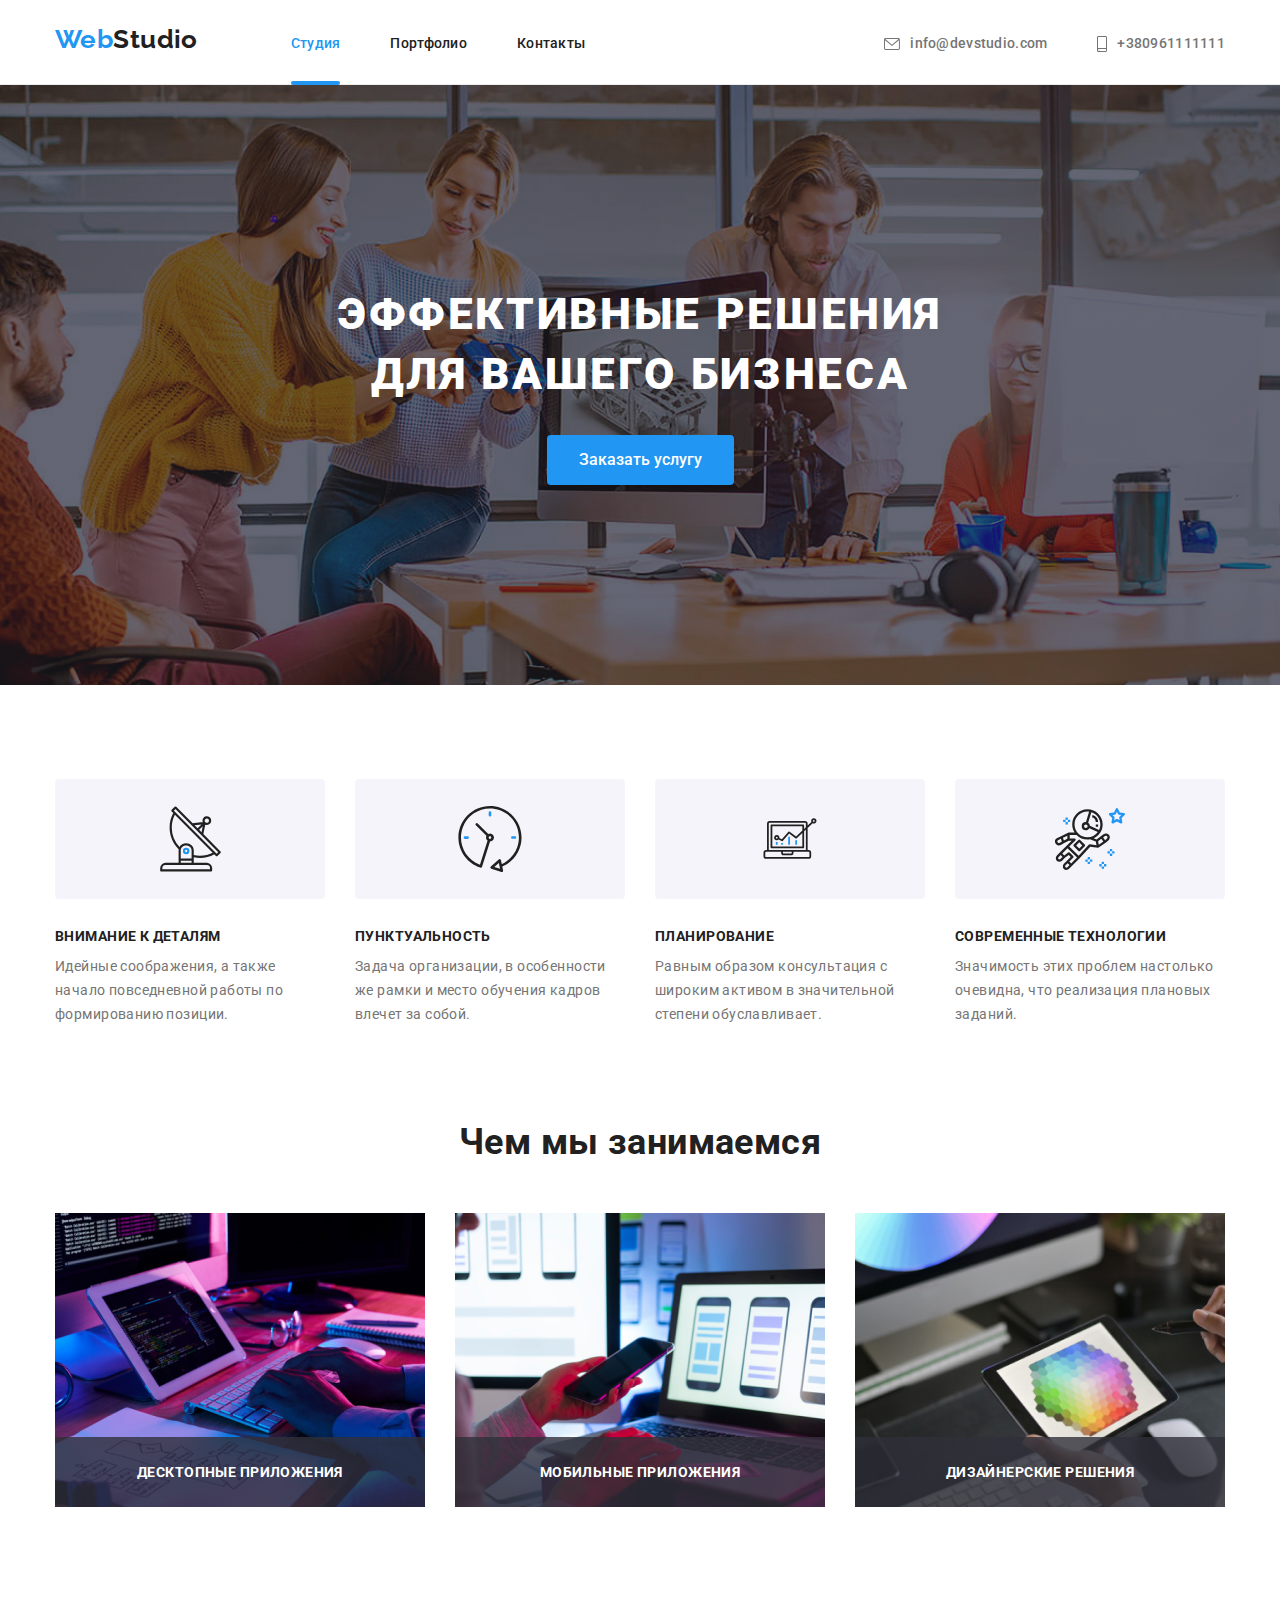
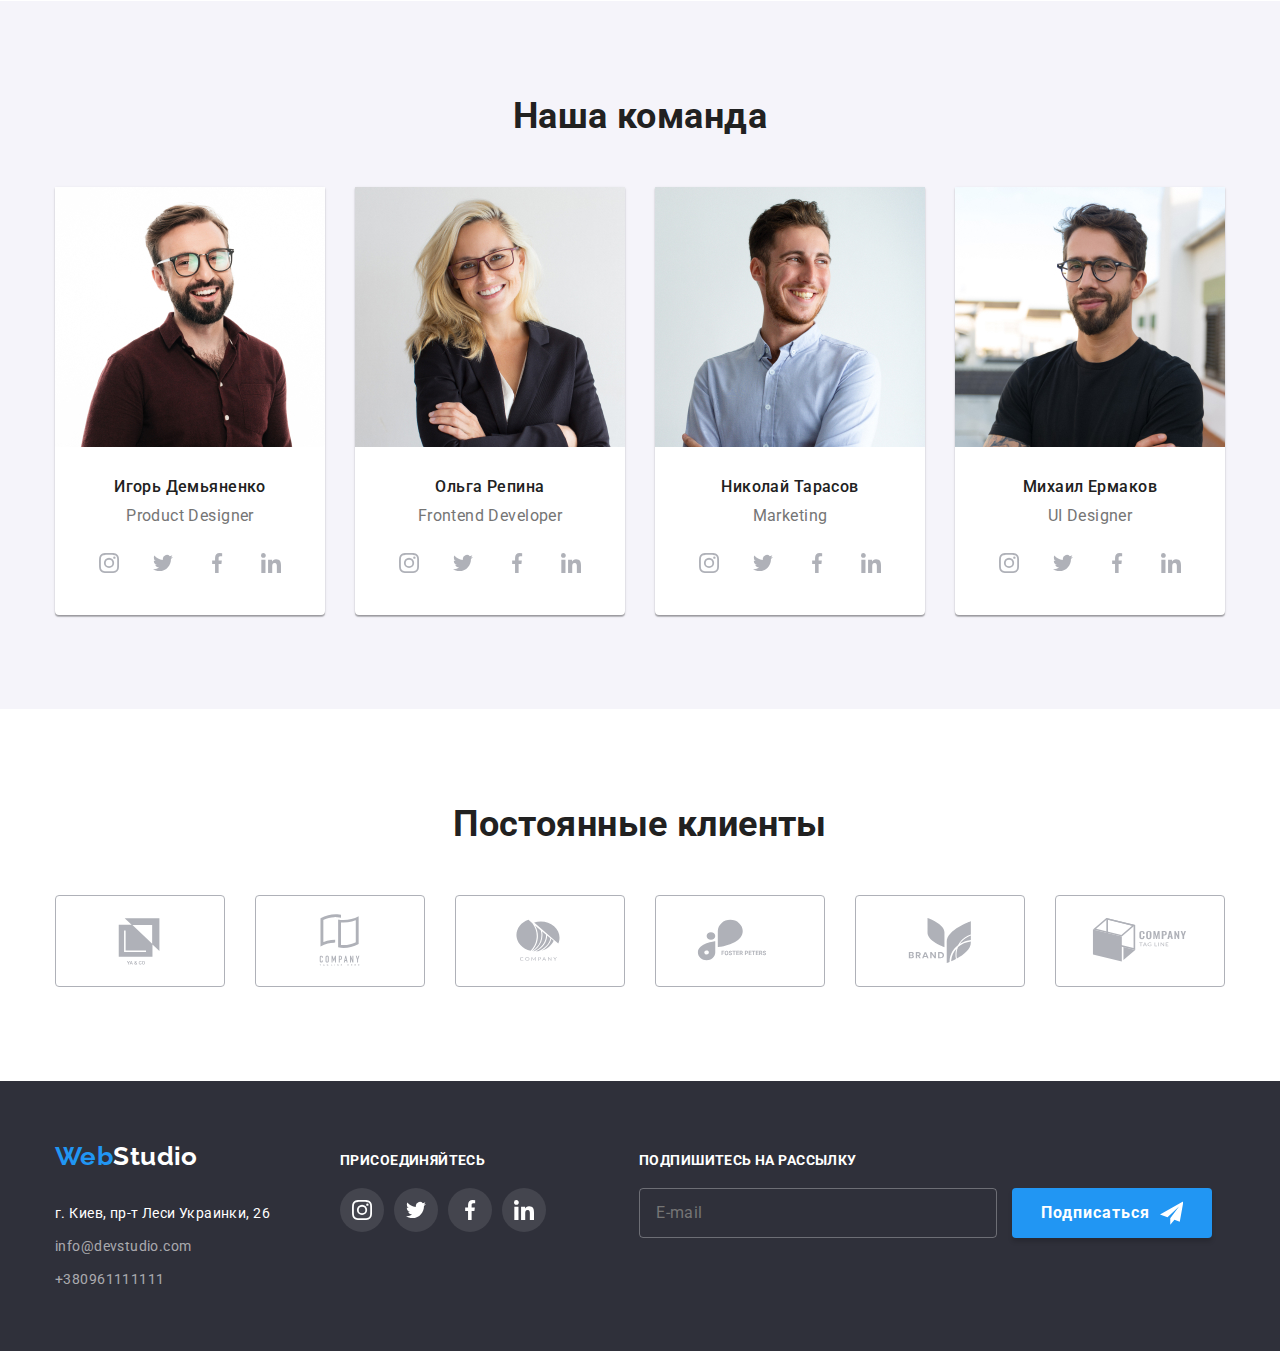
<file: index.html>
<!DOCTYPE html>
<html lang="ru">
  <head>
    <meta charset="UTF-8" />
    <meta http-equiv="X-UA-Compatible" content="IE=edge" />
    <meta name="viewport" content="width=device-width, initial-scale=1.0" />
    <title>Студия</title>
    <link rel="preconnect" href="https://fonts.googleapis.com" />
    <link rel="preconnect" href="https://fonts.gstatic.com" crossorigin />
    <link
      href="https://fonts.googleapis.com/css2?family=Raleway:wght@700&family=Roboto:wght@400;500;700;900&display=swap"
      rel="stylesheet"
    />
    <link
      rel="stylesheet"
      href="https://cdnjs.cloudflare.com/ajax/libs/modern-normalize/1.0.0/modern-normalize.min.css"
    />
    <link rel="stylesheet" href="./css/main.min.css" />
  </head>
  <body>
    <header class="header">
      <div class="container header__wrapp">
        <a class="logo" href="/"> <span class="logo__accent">Web</span>Studio </a>

        <button
          type="button"
          class="menu-btn"
          aria-expanded="false"
          aria-controls="menu-container"
          data-menu-button
        >
          <svg width="40" height="40" aria-label="переключатель мобильного меню">
            <use class="icon-cross" href="./images/icons.svg#icon-cross"></use>
            <use class="icon-menu" href="./images/icons.svg#icon-menu"></use>
          </svg>
        </button>

        <div class="menu-conteiner" id="menu-container" data-menu>
          <nav class="main-nav">
            <ul class="header-nav">
              <li class="header-nav__item">
                <a class="header-nav__link header-nav__current" href="./index.html">Студия</a>
              </li>
              <li class="header-nav__item">
                <a class="header-nav__link" href="./portfolio.html">Портфолио</a>
              </li>
              <li class="header-nav__item">
                <a class="header-nav__link" href=""> Контакты</a>
              </li>
            </ul>
          </nav>
          <div class="header-contacts__wrapp">
            <ul class="header-contacts">
              <li class="header-contacts__item">
                <a
                  class="header-contacts__link header-contacts__link--mail"
                  href="mailto:info@devstudio.com"
                >
                  <svg class="header-contacts__icon" width="16" height="12">
                    <use href="./images/icons.svg#icon-envelope"></use>
                  </svg>
                  info@devstudio.com
                </a>
              </li>
              <li class="header-contacts__item">
                <a
                  class="header-contacts__link header-contacts__link--phone"
                  href="tel:+380961111111"
                >
                  <svg class="header-contacts__icon" width="10" height="16">
                    <use href="./images/icons.svg#icon-smartphone"></use>
                  </svg>
                  +380961111111
                </a>
              </li>
            </ul>
            <ul class="mobile-socials">
              <li class="mobile-socials__item">
                <a class="mobile-socials__link" href="#"> Instagram </a>
              </li>
              <li class="mobile-socials__item">
                <a class="mobile-socials__link" href="#"> Twitter </a>
              </li>
              <li class="mobile-socials__item">
                <a class="mobile-socials__link" href="#"> Facebook </a>
              </li>
              <li class="mobile-socials__item">
                <a class="mobile-socials__link" href="#"> LinkedIn </a>
              </li>
            </ul>
          </div>
        </div>
      </div>
    </header>
    <main>
      <section class="hero">
        <h1 class="hero__title">Эффективные решения<br />для вашего бизнеса</h1>
        <button class="btn btn-primary" type="button" data-modal-open>Заказать услугу</button>
      </section>

      <section class="section features">
        <div class="container">
          <h2 class="visually-hidden">Особенности</h2>

          <ul class="features-list">
            <li class="features-list__item">
              <div class="features-list__thumb">
                <svg class="features-list__icons" width="65" height="70">
                  <use href="./images/icons.svg#icon-antenna"></use>
                </svg>
              </div>
              <h3 class="features-list__title">Внимание к деталям</h3>
              <p class="features-list__text">
                Идейные соображения, а также начало повседневной работы по формированию позиции.
              </p>
            </li>
            <li class="features-list__item">
              <div class="features-list__thumb">
                <svg class="features-list__icons" width="66" height="70">
                  <use href="./images/icons.svg#icon-clock"></use>
                </svg>
              </div>
              <h3 class="features-list__title">Пунктуальность</h3>
              <p class="features-list__text">
                Задача организации, в особенности же рамки и место обучения кадров влечет за собой.
              </p>
            </li>
            <li class="features-list__item">
              <div class="features-list__thumb">
                <svg class="features-list__icons" width="70" height="53">
                  <use href="./images/icons.svg#icon-diagram"></use>
                </svg>
              </div>
              <h3 class="features-list__title">Планирование</h3>
              <p class="features-list__text">
                Равным образом консультация с широким активом в значительной степени обуславливает.
              </p>
            </li>
            <li class="features-list__item">
              <div class="features-list__thumb">
                <svg class="features-list__icons" width="70" height="70">
                  <use href="./images/icons.svg#icon-astronaut"></use>
                </svg>
              </div>
              <h3 class="features-list__title">Современные технологии</h3>
              <p class="features-list__text">
                Значимость этих проблем настолько очевидна, что реализация плановых заданий.
              </p>
            </li>
          </ul>
        </div>
      </section>

      <section class="section activity">
        <div class="container">
          <h2 class="section__title">Чем мы занимаемся</h2>
          <ul class="activity-list">
            <li class="activity-list__item">
              <picture>
                <source
                  media="(min-width: 1200px)"
                  srcset="./images/desktop/box-1.jpg 1x, ./images/desktop/box-1@2x.jpg 2x"
                />

                <img src="./images/desktop/box-1.jpg" alt="Десктопные приложения" />
              </picture>

              <p class="activity-list__title">Десктопные приложения</p>
            </li>
            <li class="activity-list__item">
              <picture>
                <source
                  media="(min-width: 1200px)"
                  srcset="./images/desktop/box-2.jpg 1x, ./images/desktop/box-2@2x.jpg 2x"
                />

                <img src="./images/desktop/box-2.jpg" alt="Десктопные приложения" />
              </picture>
              <p class="activity-list__title">Мобильные приложения</p>
            </li>
            <li class="activity-list__item">
              <picture>
                <source
                  media="(min-width: 1200px)"
                  srcset="./images/desktop/box-3.jpg 1x, ./images/desktop/box-3@2x.jpg 2x"
                />

                <img src="./images/desktop/box-3.jpg" alt="Десктопные приложения" />
              </picture>
              <p class="activity-list__title">Дизайнерские решения</p>
            </li>
          </ul>
        </div>
      </section>
      <section class="section team">
        <div class="container">
          <h2 class="section__title">Наша команда</h2>
          <ul class="team-list">
            <li class="team-list__item">
              <picture>
                <source
                  media="(min-width: 1200px)"
                  srcset="./images/desktop/img-1.jpg 1x, ./images/desktop/img-1@2x.jpg 2x"
                />
                <source
                  media="(min-width: 768px) and (max-width: 1199px)"
                  srcset="./images/tablet/img-1.jpg 1x, ./images/tablet/img-1@2x.jpg 2x"
                />
                <source
                  media="(max-width: 767px)"
                  srcset="./images/mobile/img-1.jpg 1x, ./images/mobile/img-1@2x.jpg 2x"
                />
                <img src="./images/desktop/img-1.jpg" alt="Игорь Демьяненко" />
              </picture>

              <div class="team-list__text">
                <h3 class="team-list__title">Игорь Демьяненко</h3>
                <p class="team-list__desc" lang="en">Product Designer</p>

                <ul class="social-links">
                  <li class="social-links__item">
                    <a href="#" target="_blank" class="social-links__link">
                      <svg class="social-links__icon">
                        <use href="./images/icons.svg#icon-instagram" width="20" height="20"></use>
                      </svg>
                    </a>
                  </li>
                  <li class="social-links__item">
                    <a href="#" target="_blank" class="social-links__link">
                      <svg class="social-links__icon">
                        <use href="./images/icons.svg#icon-twitter"></use>
                      </svg>
                    </a>
                  </li>
                  <li class="social-links__item">
                    <a href="#" target="_blank" class="social-links__link">
                      <svg class="social-links__icon">
                        <use href="./images/icons.svg#icon-facebook" width="20" height="20"></use>
                      </svg>
                    </a>
                  </li>
                  <li class="social-links__item">
                    <a href="#" target="_blank" class="social-links__link">
                      <svg class="social-links__icon">
                        <use href="./images/icons.svg#icon-linkedin" width="20" height="20"></use>
                      </svg>
                    </a>
                  </li>
                </ul>
              </div>
            </li>
            <li class="team-list__item">
              <picture>
                <source
                  media="(min-width: 1200px)"
                  srcset="./images/desktop/img-2.jpg 1x, ./images/desktop/img-2@2x.jpg 2x"
                />
                <source
                  media="(min-width: 768px) and (max-width: 1199px)"
                  srcset="./images/tablet/img-2.jpg 1x, ./images/tablet/img-2@2x.jpg 2x"
                />
                <source
                  media="(max-width: 767px)"
                  srcset="./images/mobile/img-2.jpg 1x, ./images/mobile/img-2@2x.jpg 2x"
                />
                <img src="./images/desktop/img-2.jpg" alt="Ольга Репина" />
              </picture>

              <div class="team-list__text">
                <h3 class="team-list__title">Ольга Репина</h3>
                <p class="team-list__desc" lang="en">Frontend Developer</p>
                <ul class="social-links">
                  <li class="social-links__item">
                    <a href="#" target="_blank" class="social-links__link">
                      <svg class="social-links__icon">
                        <use href="./images/icons.svg#icon-instagram" width="20" height="20"></use>
                      </svg>
                    </a>
                  </li>
                  <li class="social-links__item">
                    <a href="#" target="_blank" class="social-links__link">
                      <svg class="social-links__icon">
                        <use href="./images/icons.svg#icon-twitter"></use>
                      </svg>
                    </a>
                  </li>
                  <li class="social-links__item">
                    <a href="#" target="_blank" class="social-links__link">
                      <svg class="social-links__icon">
                        <use href="./images/icons.svg#icon-facebook" width="20" height="20"></use>
                      </svg>
                    </a>
                  </li>
                  <li class="social-links__item">
                    <a href="#" target="_blank" class="social-links__link">
                      <svg class="social-links__icon">
                        <use href="./images/icons.svg#icon-linkedin" width="20" height="20"></use>
                      </svg>
                    </a>
                  </li>
                </ul>
              </div>
            </li>
            <li class="team-list__item">
              <picture>
                <source
                  media="(min-width: 1200px)"
                  srcset="./images/desktop/img-3.jpg 1x, ./images/desktop/img-3@2x.jpg 2x"
                />
                <source
                  media="(min-width: 768px) and (max-width: 1199px)"
                  srcset="./images/tablet/img-3.jpg 1x, ./images/tablet/img-3@2x.jpg 2x"
                />
                <source
                  media="(max-width: 767px)"
                  srcset="./images/mobile/img-3.jpg 1x, ./images/mobile/img-3@2x.jpg 2x"
                />
                <img src="./images/desktop/img-3.jpg" alt="Николай Тарасов" />
              </picture>
              <div class="team-list__text">
                <h3 class="team-list__title">Николай Тарасов</h3>
                <p class="team-list__desc" lang="en">Marketing</p>
                <ul class="social-links">
                  <li class="social-links__item">
                    <a href="#" target="_blank" class="social-links__link">
                      <svg class="social-links__icon">
                        <use href="./images/icons.svg#icon-instagram" width="20" height="20"></use>
                      </svg>
                    </a>
                  </li>
                  <li class="social-links__item">
                    <a href="#" target="_blank" class="social-links__link">
                      <svg class="social-links__icon">
                        <use href="./images/icons.svg#icon-twitter"></use>
                      </svg>
                    </a>
                  </li>
                  <li class="social-links__item">
                    <a href="#" target="_blank" class="social-links__link">
                      <svg class="social-links__icon">
                        <use href="./images/icons.svg#icon-facebook" width="20" height="20"></use>
                      </svg>
                    </a>
                  </li>
                  <li class="social-links__item">
                    <a href="#" target="_blank" class="social-links__link">
                      <svg class="social-links__icon">
                        <use href="./images/icons.svg#icon-linkedin" width="20" height="20"></use>
                      </svg>
                    </a>
                  </li>
                </ul>
              </div>
            </li>
            <li class="team-list__item">
              <picture>
                <source
                  media="(min-width: 1200px)"
                  srcset="./images/desktop/img-4.jpg 1x, ./images/desktop/img-4@2x.jpg 2x"
                />
                <source
                  media="(min-width: 768px) and (max-width: 1199px)"
                  srcset="./images/tablet/img-4.jpg 1x, ./images/tablet/img-4@2x.jpg 2x"
                />
                <source
                  media="(max-width: 767px)"
                  srcset="./images/mobile/img-4.jpg 1x, ./images/mobile/img-4@2x.jpg 2x"
                />
                <img src="./images/desktop/img-4.jpg" alt="Михаил Ермаков" />
              </picture>
              <div class="team-list__text">
                <h3 class="team-list__title">Михаил Ермаков</h3>
                <p class="team-list__desc" lang="en">UI Designer</p>
                <ul class="social-links">
                  <li class="social-links__item">
                    <a href="#" target="_blank" class="social-links__link">
                      <svg class="social-links__icon">
                        <use href="./images/icons.svg#icon-instagram" width="20" height="20"></use>
                      </svg>
                    </a>
                  </li>
                  <li class="social-links__item">
                    <a href="#" target="_blank" class="social-links__link">
                      <svg class="social-links__icon">
                        <use href="./images/icons.svg#icon-twitter"></use>
                      </svg>
                    </a>
                  </li>
                  <li class="social-links__item">
                    <a href="#" target="_blank" class="social-links__link">
                      <svg class="social-links__icon">
                        <use href="./images/icons.svg#icon-facebook" width="20" height="20"></use>
                      </svg>
                    </a>
                  </li>
                  <li class="social-links__item">
                    <a href="#" target="_blank" class="social-links__link">
                      <svg class="social-links__icon">
                        <use href="./images/icons.svg#icon-linkedin" width="20" height="20"></use>
                      </svg>
                    </a>
                  </li>
                </ul>
              </div>
            </li>
          </ul>
        </div>
      </section>
      <section class="section">
        <div class="container">
          <h2 class="section__title">Постоянные клиенты</h2>
          <ul class="clients-list">
            <li class="clients-list__item">
              <a href="#" class="clients-list__link">
                <svg class="clients-list__icon">
                  <use href="./images/icons.svg#icon-client-logo1"></use>
                </svg>
              </a>
            </li>
            <li class="clients-list__item">
              <a href="#" class="clients-list__link">
                <svg class="clients-list__icon">
                  <use href="./images/icons.svg#icon-client-logo2"></use>
                </svg>
              </a>
            </li>
            <li class="clients-list__item">
              <a href="#" class="clients-list__link">
                <svg class="clients-list__icon">
                  <use href="./images/icons.svg#icon-client-logo3"></use>
                </svg>
              </a>
            </li>
            <li class="clients-list__item">
              <a href="#" class="clients-list__link">
                <svg class="clients-list__icon">
                  <use href="./images/icons.svg#icon-client-logo4"></use>
                </svg>
              </a>
            </li>
            <li class="clients-list__item">
              <a href="#" class="clients-list__link">
                <svg class="clients-list__icon">
                  <use href="./images/icons.svg#icon-client-logo5"></use>
                </svg>
              </a>
            </li>
            <li class="clients-list__item">
              <a href="#" class="clients-list__link">
                <svg class="clients-list__icon">
                  <use href="./images/icons.svg#icon-client-logo6"></use>
                </svg>
              </a>
            </li>
          </ul>
        </div>
      </section>
    </main>
    <footer class="footer">
      <div class="container footer__wrapp">
        <div class="footer__contacts">
          <a class="logo__light" href="/"> <span class="logo__accent">Web</span>Studio </a>
          <address>
            <p class="footer__address">г. Киев, пр-т Леси Украинки, 26</p>
            <ul class="list">
              <li class="footer__item">
                <a class="footer__link" href="mailto:info@devstudio.com">info@devstudio.com</a>
              </li>
              <li class="footer__item">
                <a class="footer__link" href="tel:+380961111111">+380961111111</a>
              </li>
            </ul>
          </address>
        </div>
        <div class="footer__socials">
          <h2 class="footer__title">Присоединяйтесь</h2>
          <ul class="join-links">
            <li class="join-links__item">
              <a href="#" target="_blank" class="join-links__link">
                <svg class="join-links__icon">
                  <use href="./images/icons.svg#icon-instagram" width="20" height="20"></use>
                </svg>
              </a>
            </li>
            <li class="join-links__item">
              <a href="#" target="_blank" class="join-links__link">
                <svg class="join-links__icon">
                  <use href="./images/icons.svg#icon-twitter"></use>
                </svg>
              </a>
            </li>
            <li class="join-links__item">
              <a href="#" target="_blank" class="join-links__link">
                <svg class="join-links__icon">
                  <use href="./images/icons.svg#icon-facebook" width="20" height="20"></use>
                </svg>
              </a>
            </li>
            <li class="join-links__item">
              <a href="#" target="_blank" class="join-links__link">
                <svg class="join-links__icon">
                  <use href="./images/icons.svg#icon-linkedin" width="20" height="20"></use>
                </svg>
              </a>
            </li>
          </ul>
        </div>
        <div class="footer__subscription">
          <h2 class="footer__title">Подпишитесь на рассылку</h2>
          <form class="subscription">
            <label>
              <input type="email" name="email" class="subscription__input" placeholder="E-mail" />
            </label>
            <button type="submit" class="btn subscription__submit">
              Подписаться
              <svg class="subscription__icon" width="24" height="24">
                <use href="./images/icons.svg#icon-telegramm"></use>
              </svg>
            </button>
          </form>
        </div>
      </div>
    </footer>

    <div class="backdrop is-hidden" data-modal>
      <div class="modal">
        <button type="button" class="btn btn-close" data-modal-close>
          <svg class="close-icon" width="11" height="11">
            <use href="./images/icons.svg#icon-close"></use>
          </svg>
        </button>
        <p class="modal__title">Оставьте свои данные, мы вам перезвоним</p>
        <form class="modal__form">
          <label class="modal__fields">
            <span class="modal__label">Имя</span>
            <svg class="modal__icon" width="18" height="18">
              <use href="./images/icons.svg#icon-person"></use>
            </svg>

            <input
              type="text"
              class="modal__input"
              name="name"
              required
              minlength="2"
              pattern="[a-zA-Zа-яёА-ЯЁ]+"
            />
          </label>

          <label class="modal__fields">
            <span class="modal__label">Телефон</span>
            <svg class="modal__icon" width="18" height="18">
              <use href="./images/icons.svg#icon-phone"></use>
            </svg>
            <input type="tel" class="modal__input" name="phone" />
          </label>

          <label class="modal__fields">
            <span class="modal__label">Почта</span>
            <svg class="modal__icon" width="18" height="18">
              <use href="./images/icons.svg#icon-email"></use>
            </svg>
            <input type="email" class="modal__input" name="email" />
          </label>

          <label class="modal__comment">
            <span class="modal__label">Коментарий</span>
            <textarea name="comment" class="modal__textarea" placeholder="Введите текст"></textarea>
          </label>
          <label class="modal__agreement">
            <input type="checkbox" class="modal__checkbox visually-hidden" name="agreement" />
            <span class="modal__checkbox-icon"></span>
            Соглашаюсь с рассылкой и принимаю&nbsp;
            <a href="#" class="modal__agreement-link link">Условия договора</a>
          </label>
          <button type="submit" class="btn btn-submit">Отправить</button>
        </form>
      </div>
    </div>
    <script src="./js/modal.js"></script>
    <script src="./js/mobile-menu.js"></script>
  </body>
</html>
</file>
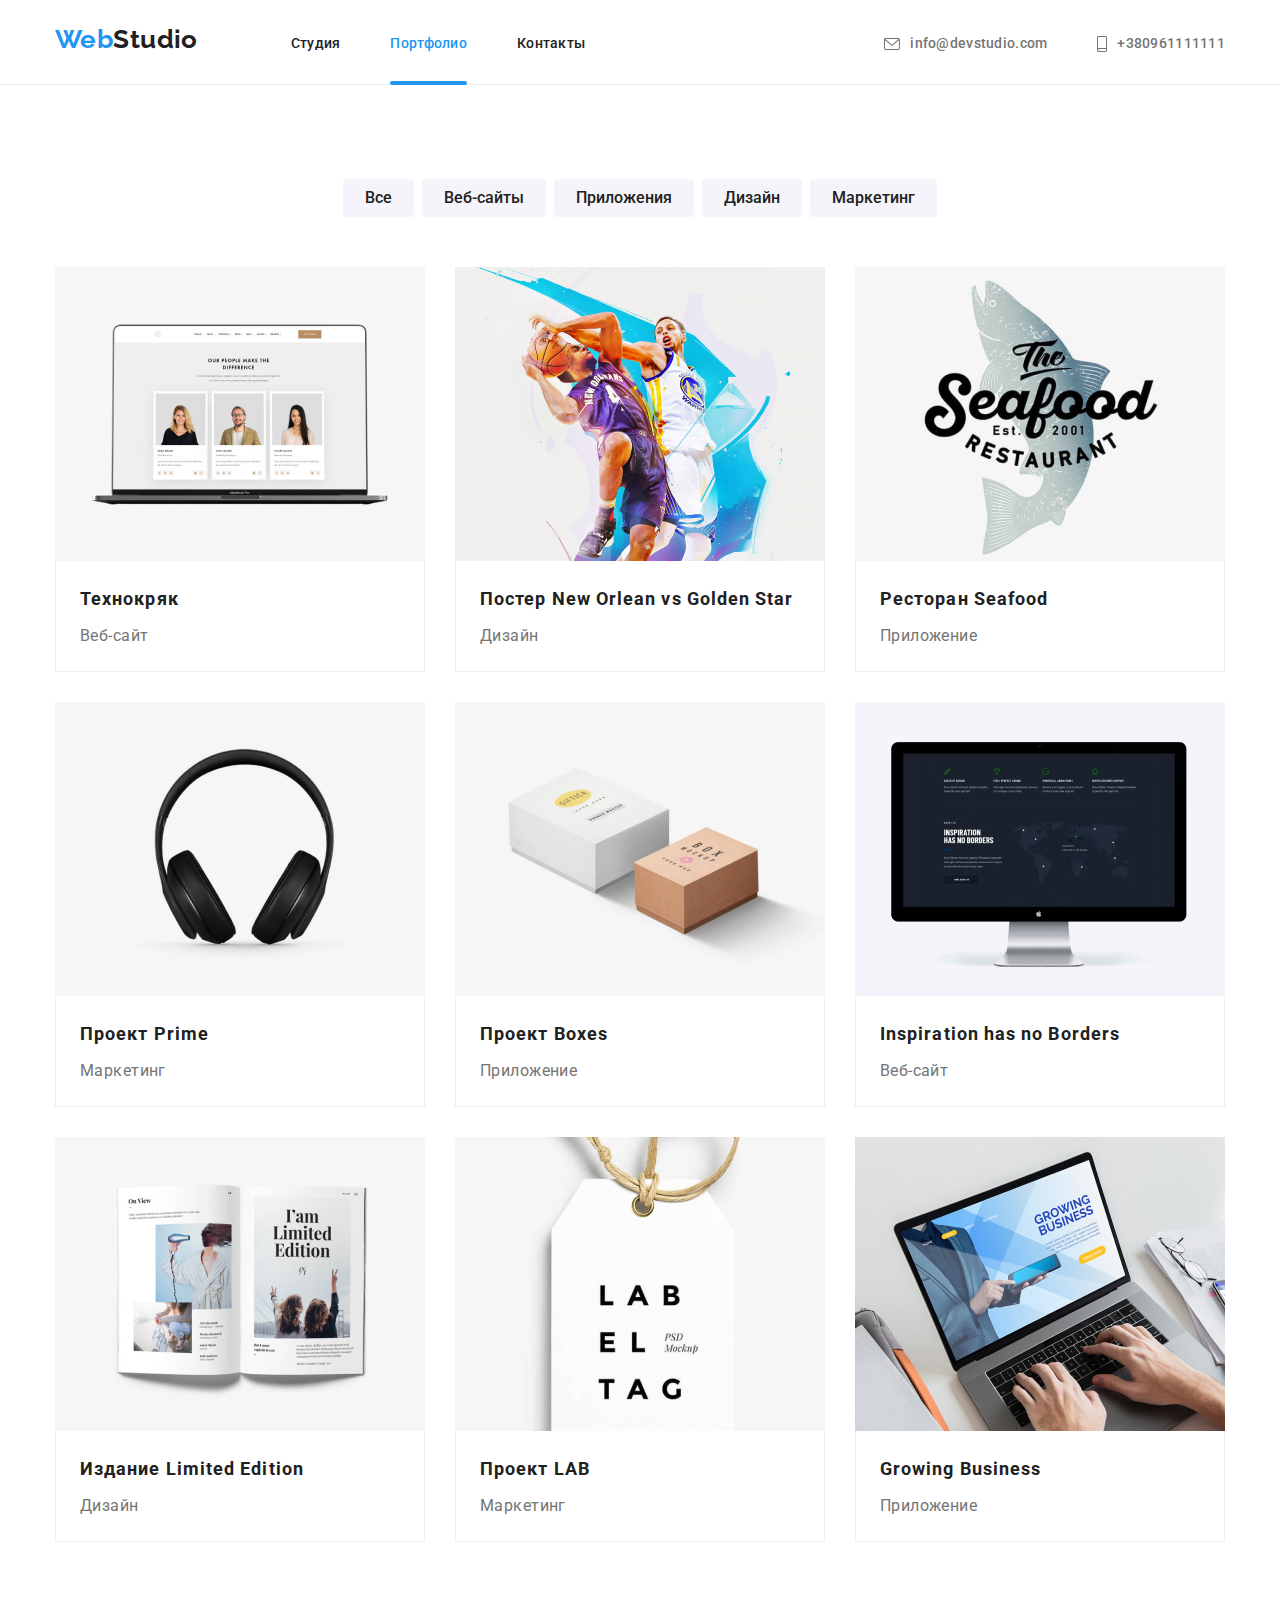
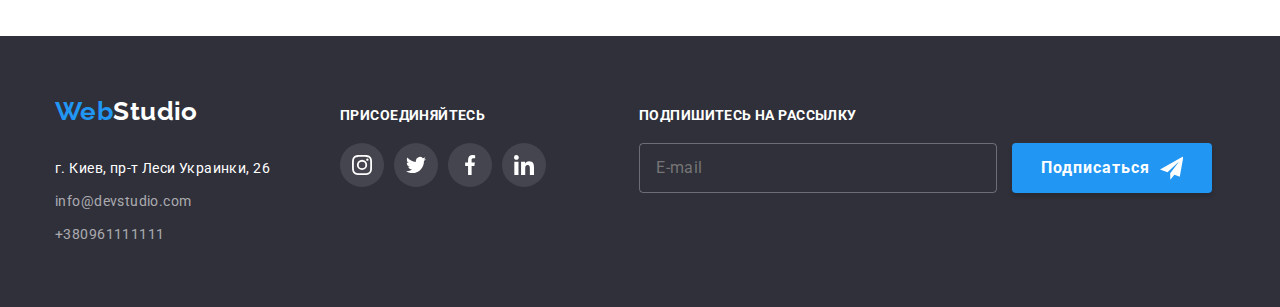
<file: portfolio.html>
<!DOCTYPE html>
<html lang="ru">
  <head>
    <meta charset="UTF-8" />
    <meta http-equiv="X-UA-Compatible" content="IE=edge" />
    <meta name="viewport" content="width=device-width, initial-scale=1.0" />
    <title>Портфолио</title>
    <link rel="preconnect" href="https://fonts.googleapis.com" />
    <link rel="preconnect" href="https://fonts.gstatic.com" crossorigin />
    <link
      href="https://fonts.googleapis.com/css2?family=Raleway:wght@700&family=Roboto:wght@400;500;700;900&display=swap"
      rel="stylesheet"
    />
    <link
      rel="stylesheet"
      href="https://cdnjs.cloudflare.com/ajax/libs/modern-normalize/1.0.0/modern-normalize.min.css"
    />
    <link rel="stylesheet" href="./css/main.min.css" />
  </head>
  <body>
    <header class="header">
      <div class="container header__wrapp">
        <a class="logo" href="/"> <span class="logo__accent">Web</span>Studio </a>

        <button
          type="button"
          class="menu-btn"
          aria-expanded="false"
          aria-controls="menu-container"
          data-menu-button
        >
          <svg width="40" height="40" aria-label="переключатель мобильного меню">
            <use class="icon-cross" href="./images/icons.svg#icon-cross"></use>
            <use class="icon-menu" href="./images/icons.svg#icon-menu"></use>
          </svg>
        </button>

        <div class="menu-conteiner" id="menu-container" data-menu>
          <nav class="main-nav">
            <ul class="header-nav">
              <li class="header-nav__item">
                <a class="header-nav__link" href="./index.html">Студия</a>
              </li>
              <li class="header-nav__item">
                <a class="header-nav__link header-nav__current" href="./portfolio.html"
                  >Портфолио</a
                >
              </li>
              <li class="header-nav__item">
                <a class="header-nav__link" href=""> Контакты</a>
              </li>
            </ul>
          </nav>
          <div class="header-contacts__wrapp">
            <ul class="header-contacts">
              <li class="header-contacts__item">
                <a
                  class="header-contacts__link header-contacts__link--mail"
                  href="mailto:info@devstudio.com"
                >
                  <svg class="header-contacts__icon" width="16" height="12">
                    <use href="./images/icons.svg#icon-envelope"></use>
                  </svg>
                  info@devstudio.com
                </a>
              </li>
              <li class="header-contacts__item">
                <a
                  class="header-contacts__link header-contacts__link--phone"
                  href="tel:+380961111111"
                >
                  <svg class="header-contacts__icon" width="10" height="16">
                    <use href="./images/icons.svg#icon-smartphone"></use>
                  </svg>
                  +380961111111
                </a>
              </li>
            </ul>
            <ul class="mobile-socials">
              <li class="mobile-socials__item">
                <a class="mobile-socials__link" href="#"> Instagram </a>
              </li>
              <li class="mobile-socials__item">
                <a class="mobile-socials__link" href="#"> Twitter </a>
              </li>
              <li class="mobile-socials__item">
                <a class="mobile-socials__link" href="#"> Facebook </a>
              </li>
              <li class="mobile-socials__item">
                <a class="mobile-socials__link" href="#"> LinkedIn </a>
              </li>
            </ul>
          </div>
        </div>
      </div>
    </header>
    <main>
      <section class="section portfolio">
        <div class="container">
          <h1 class="visually-hidden">Портфолио</h1>
          <ul class="filter-list">
            <li class="filter-list__item">
              <button class="btn btn-secondary" type="button">Все</button>
            </li>
            <li class="filter-list__item">
              <button class="btn btn-secondary" type="button">Веб-сайты</button>
            </li>
            <li class="filter-list__item">
              <button class="btn btn-secondary" type="button">Приложения</button>
            </li>
            <li class="filter-list__item">
              <button class="btn btn-secondary" type="button">Дизайн</button>
            </li>
            <li class="filter-list__item">
              <button class="btn btn-secondary" type="button">Маркетинг</button>
            </li>
          </ul>
          <h2 class="visually-hidden">Все</h2>
          <ul class="projects">
            <li class="projects__item">
              <a href="#" class="projects__link">
                <div class="projects__thumb">
                  <picture>
                    <source
                      media="(min-width: 1200px)"
                      srcset="
                        ./images/desktop/portfolio/img.jpg    1x,
                        ./images/desktop/portfolio/img@2x.jpg 2x
                      "
                    />
                    <source
                      media="(min-width: 768px) and (max-width: 1199px)"
                      srcset="
                        ./images/tablet/portfolio/img.jpg    1x,
                        ./images/tablet/portfolio/img@2x.jpg 2x
                      "
                    />
                    <source
                      media="(max-width: 767px)"
                      srcset="
                        ./images/mobile/portfolio/img.jpg    1x,
                        ./images/mobile/portfolio/img@2x.jpg 2x
                      "
                    />
                    <img src="./images/desktop/portfolio/img.jpg" alt="Технокряк" />
                  </picture>

                  <div class="projects__overlay">
                    <p class="projects__overlay-text">
                      Ресурс предлагает комплексные предложения с разным уровнем функционала и
                      сервисов. Все это позволит посетителю получить исчерпывающие сведения ddо
                      компании или частном лице.
                    </p>
                  </div>
                </div>
                <div class="projects__text">
                  <h3 class="projects__title">Технокряк</h3>
                  <p class="projects__desc">Веб-сайт</p>
                </div>
              </a>
            </li>
            <li class="projects__item">
              <a href="#" class="projects__link">
                <div class="projects__thumb">
                  <picture>
                    <source
                      media="(min-width: 1200px)"
                      srcset="
                        ./images/desktop/portfolio/img-1.jpg    1x,
                        ./images/desktop/portfolio/img-1@2x.jpg 2x
                      "
                    />
                    <source
                      media="(min-width: 768px) and (max-width: 1199px)"
                      srcset="
                        ./images/tablet/portfolio/img-1.jpg    1x,
                        ./images/tablet/portfolio/img-1@2x.jpg 2x
                      "
                    />
                    <source
                      media="(max-width: 767px)"
                      srcset="
                        ./images/mobile/portfolio/img-1.jpg    1x,
                        ./images/mobile/portfolio/img-1@2x.jpg 2x
                      "
                    />
                    <img
                      src="./images/desktop/portfolio/img-1.jpg"
                      alt="Постер New Orlean vs Golden Star"
                    />
                  </picture>

                  <div class="projects__overlay">
                    <p class="projects__overlay-text">
                      Ресурс предлагает комплексные предложения с разным уровнем функционала и
                      сервисов. Все это позволит посетителю получить исчерпывающие сведения ddо
                      компании или частном лице.
                    </p>
                  </div>
                </div>
                <div class="projects__text">
                  <h3 class="projects__title">Постер New Orlean vs Golden Star</h3>
                  <p class="projects__desc">Дизайн</p>
                </div>
              </a>
            </li>
            <li class="projects__item">
              <a href="#" class="projects__link">
                <div class="projects__thumb">
                  <picture>
                    <source
                      media="(min-width: 1200px)"
                      srcset="
                        ./images/desktop/portfolio/img-2.jpg    1x,
                        ./images/desktop/portfolio/img-2@2x.jpg 2x
                      "
                    />
                    <source
                      media="(min-width: 768px) and (max-width: 1199px)"
                      srcset="
                        ./images/tablet/portfolio/img-2.jpg    1x,
                        ./images/tablet/portfolio/img-2@2x.jpg 2x
                      "
                    />
                    <source
                      media="(max-width: 767px)"
                      srcset="
                        ./images/mobile/portfolio/img-2.jpg    1x,
                        ./images/mobile/portfolio/img-2@2x.jpg 2x
                      "
                    />
                    <img src="./images/desktop/portfolio/img-2.jpg" alt="Ресторан Seafood" />
                  </picture>

                  <div class="projects__overlay">
                    <p class="projects__overlay-text">
                      Ресурс предлагает комплексные предложения с разным уровнем функционала и
                      сервисов. Все это позволит посетителю получить исчерпывающие сведения ddо
                      компании или частном лице.
                    </p>
                  </div>
                </div>
                <div class="projects__text">
                  <h3 class="projects__title">Ресторан Seafood</h3>
                  <p class="projects__desc">Приложение</p>
                </div>
              </a>
            </li>
            <li class="projects__item">
              <a href="#" class="projects__link">
                <div class="projects__thumb">
                  <picture>
                    <source
                      media="(min-width: 1200px)"
                      srcset="
                        ./images/desktop/portfolio/img-3.jpg    1x,
                        ./images/desktop/portfolio/img-3@2x.jpg 2x
                      "
                    />
                    <source
                      media="(min-width: 768px) and (max-width: 1199px)"
                      srcset="
                        ./images/tablet/portfolio/img-3.jpg    1x,
                        ./images/tablet/portfolio/img-3@2x.jpg 2x
                      "
                    />
                    <source
                      media="(max-width: 767px)"
                      srcset="
                        ./images/mobile/portfolio/img-3.jpg    1x,
                        ./images/mobile/portfolio/img-3@2x.jpg 2x
                      "
                    />
                    <img src="./images/desktop/portfolio/img-3.jpg" alt="Проект Prime" />
                  </picture>

                  <div class="projects__overlay">
                    <p class="projects__overlay-text">
                      Ресурс предлагает комплексные предложения с разным уровнем функционала и
                      сервисов. Все это позволит посетителю получить исчерпывающие сведения ddо
                      компании или частном лице.
                    </p>
                  </div>
                </div>
                <div class="projects__text">
                  <h3 class="projects__title">Проект Prime</h3>
                  <p class="projects__desc">Маркетинг</p>
                </div>
              </a>
            </li>
            <li class="projects__item">
              <a href="#" class="projects__link">
                <div class="projects__thumb">
                  <picture>
                    <source
                      media="(min-width: 1200px)"
                      srcset="
                        ./images/desktop/portfolio/img-4.jpg    1x,
                        ./images/desktop/portfolio/img-4@2x.jpg 2x
                      "
                    />
                    <source
                      media="(min-width: 768px) and (max-width: 1199px)"
                      srcset="
                        ./images/tablet/portfolio/img-4.jpg    1x,
                        ./images/tablet/portfolio/img-4@2x.jpg 2x
                      "
                    />
                    <source
                      media="(max-width: 767px)"
                      srcset="
                        ./images/mobile/portfolio/img-4.jpg    1x,
                        ./images/mobile/portfolio/img-4@2x.jpg 2x
                      "
                    />
                    <img src="./images/desktop/portfolio/img-4.jpg" alt="Проект Boxes" />
                  </picture>

                  <div class="projects__overlay">
                    <p class="projects__overlay-text">
                      Ресурс предлагает комплексные предложения с разным уровнем функционала и
                      сервисов. Все это позволит посетителю получить исчерпывающие сведения ddо
                      компании или частном лице.
                    </p>
                  </div>
                </div>
                <div class="projects__text">
                  <h3 class="projects__title">Проект Boxes</h3>
                  <p class="projects__desc">Приложение</p>
                </div>
              </a>
            </li>
            <li class="projects__item">
              <a href="#" class="projects__link">
                <div class="projects__thumb">
                  <picture>
                    <source
                      media="(min-width: 1200px)"
                      srcset="
                        ./images/desktop/portfolio/img-5.jpg    1x,
                        ./images/desktop/portfolio/img-5@2x.jpg 2x
                      "
                    />
                    <source
                      media="(min-width: 768px) and (max-width: 1199px)"
                      srcset="
                        ./images/tablet/portfolio/img-5.jpg    1x,
                        ./images/tablet/portfolio/img-5@2x.jpg 2x
                      "
                    />
                    <source
                      media="(max-width: 767px)"
                      srcset="
                        ./images/mobile/portfolio/img-5.jpg    1x,
                        ./images/mobile/portfolio/img-5@2x.jpg 2x
                      "
                    />
                    <img
                      src="./images/desktop/portfolio/img-5.jpg"
                      alt="Inspiration has no Borders"
                    />
                  </picture>

                  <div class="projects__overlay">
                    <p class="projects__overlay-text">
                      Ресурс предлагает комплексные предложения с разным уровнем функционала и
                      сервисов. Все это позволит посетителю получить исчерпывающие сведения ddо
                      компании или частном лице.
                    </p>
                  </div>
                </div>
                <div class="projects__text">
                  <h3 class="projects__title">Inspiration has no Borders</h3>
                  <p class="projects__desc">Веб-сайт</p>
                </div>
              </a>
            </li>
            <li class="projects__item">
              <a href="#" class="projects__link">
                <div class="projects__thumb">
                  <picture>
                    <source
                      media="(min-width: 1200px)"
                      srcset="
                        ./images/desktop/portfolio/img-6.jpg    1x,
                        ./images/desktop/portfolio/img-6@2x.jpg 2x
                      "
                    />
                    <source
                      media="(min-width: 768px) and (max-width: 1199px)"
                      srcset="
                        ./images/tablet/portfolio/img-6.jpg    1x,
                        ./images/tablet/portfolio/img-6@2x.jpg 2x
                      "
                    />
                    <source
                      media="(max-width: 767px)"
                      srcset="
                        ./images/mobile/portfolio/img-6.jpg    1x,
                        ./images/mobile/portfolio/img-6@2x.jpg 2x
                      "
                    />
                    <img src="./images/desktop/portfolio/img-6.jpg" alt="Издание Limited Edition" />
                  </picture>

                  <div class="projects__overlay">
                    <p class="projects__overlay-text">
                      Ресурс предлагает комплексные предложения с разным уровнем функционала и
                      сервисов. Все это позволит посетителю получить исчерпывающие сведения ddо
                      компании или частном лице.
                    </p>
                  </div>
                </div>
                <div class="projects__text">
                  <h3 class="projects__title">Издание Limited Edition</h3>
                  <p class="projects__desc">Дизайн</p>
                </div>
              </a>
            </li>
            <li class="projects__item">
              <a href="#" class="projects__link">
                <div class="projects__thumb">
                  <picture>
                    <source
                      media="(min-width: 1200px)"
                      srcset="
                        ./images/desktop/portfolio/img-7.jpg    1x,
                        ./images/desktop/portfolio/img-7@2x.jpg 2x
                      "
                    />
                    <source
                      media="(min-width: 768px) and (max-width: 1199px)"
                      srcset="
                        ./images/tablet/portfolio/img-7.jpg    1x,
                        ./images/tablet/portfolio/img-7@2x.jpg 2x
                      "
                    />
                    <source
                      media="(max-width: 767px)"
                      srcset="
                        ./images/mobile/portfolio/img-7.jpg    1x,
                        ./images/mobile/portfolio/img-7@2x.jpg 2x
                      "
                    />
                    <img src="./images/desktop/portfolio/img-7.jpg" alt="Проект LAB" />
                  </picture>

                  <div class="projects__overlay">
                    <p class="projects__overlay-text">
                      Ресурс предлагает комплексные предложения с разным уровнем функционала и
                      сервисов. Все это позволит посетителю получить исчерпывающие сведения ddо
                      компании или частном лице.
                    </p>
                  </div>
                </div>
                <div class="projects__text">
                  <h3 class="projects__title">Проект LAB</h3>
                  <p class="projects__desc">Маркетинг</p>
                </div>
              </a>
            </li>
            <li class="projects__item">
              <a href="#" class="projects__link">
                <div class="projects__thumb">
                  <picture>
                    <source
                      media="(min-width: 1200px)"
                      srcset="
                        ./images/desktop/portfolio/img-8.jpg    1x,
                        ./images/desktop/portfolio/img-8@2x.jpg 2x
                      "
                    />
                    <source
                      media="(min-width: 768px) and (max-width: 1199px)"
                      srcset="
                        ./images/tablet/portfolio/img-8.jpg    1x,
                        ./images/tablet/portfolio/img-8@2x.jpg 2x
                      "
                    />
                    <source
                      media="(max-width: 767px)"
                      srcset="
                        ./images/mobile/portfolio/img-8.jpg    1x,
                        ./images/mobile/portfolio/img-8@2x.jpg 2x
                      "
                    />
                    <img src="./images/desktop/portfolio/img-8.jpg" alt="Growing Business" />
                  </picture>

                  <div class="projects__overlay">
                    <p class="projects__overlay-text">
                      Ресурс предлагает комплексные предложения с разным уровнем функционала и
                      сервисов. Все это позволит посетителю получить исчерпывающие сведения ddо
                      компании или частном лице.
                    </p>
                  </div>
                </div>
                <div class="projects__text">
                  <h3 class="projects__title">Growing Business</h3>
                  <p class="projects__desc">Приложение</p>
                </div>
              </a>
            </li>
          </ul>
        </div>
      </section>
    </main>
    <footer class="footer">
      <div class="container footer__wrapp">
        <div class="footer__contacts">
          <a class="logo__light" href="/"> <span class="logo__accent">Web</span>Studio </a>
          <address>
            <p class="footer__address">г. Киев, пр-т Леси Украинки, 26</p>
            <ul class="list">
              <li class="footer__item">
                <a class="footer__link" href="mailto:info@devstudio.com">info@devstudio.com</a>
              </li>
              <li class="footer__item">
                <a class="footer__link" href="tel:+380961111111">+380961111111</a>
              </li>
            </ul>
          </address>
        </div>
        <div class="footer__socials">
          <h2 class="footer__title">Присоединяйтесь</h2>
          <ul class="join-links">
            <li class="join-links__item">
              <a href="#" target="_blank" class="join-links__link">
                <svg class="join-links__icon">
                  <use href="./images/icons.svg#icon-instagram" width="20" height="20"></use>
                </svg>
              </a>
            </li>
            <li class="join-links__item">
              <a href="#" target="_blank" class="join-links__link">
                <svg class="join-links__icon">
                  <use href="./images/icons.svg#icon-twitter"></use>
                </svg>
              </a>
            </li>
            <li class="join-links__item">
              <a href="#" target="_blank" class="join-links__link">
                <svg class="join-links__icon">
                  <use href="./images/icons.svg#icon-facebook" width="20" height="20"></use>
                </svg>
              </a>
            </li>
            <li class="join-links__item">
              <a href="#" target="_blank" class="join-links__link">
                <svg class="join-links__icon">
                  <use href="./images/icons.svg#icon-linkedin" width="20" height="20"></use>
                </svg>
              </a>
            </li>
          </ul>
        </div>
        <div class="footer__subscription">
          <h2 class="footer__title">Подпишитесь на рассылку</h2>
          <form class="subscription">
            <label>
              <input type="email" name="email" class="subscription__input" placeholder="E-mail" />
            </label>
            <button type="submit" class="btn subscription__submit">
              Подписаться
              <svg class="subscription__icon" width="24" height="24">
                <use href="./images/icons.svg#icon-telegramm"></use>
              </svg>
            </button>
          </form>
        </div>
      </div>
    </footer>
    <script src="./js/mobile-menu.js"></script>
  </body>
</html>
</file>
<file: css/main.min.css>
:root{--primary-text-color: #757575;--secondary-text-color: #212121;--accent-color: #2196f3;--primary-white-color: #fff;--secondary-btn-bgcolor: #f5f4fa}.visually-hidden{position:absolute;width:1px;height:1px;margin:-1px;border:0;padding:0;white-space:nowrap;-webkit-clip-path:inset(100%);clip-path:inset(100%);clip:rect(0 0 0 0);overflow:hidden}h1,h2,h3,h4,h5,h6{margin:0;padding:0;border:0;outline:0;font-size:100%;vertical-align:baseline;background:transparent}p{margin:0}img{display:block;max-width:100%;height:auto}address{font-style:normal}.link,.header-nav__link,.header-contacts__link,.mobile-socials__link,.logo,.logo__light,.footer__link,.projects__link{text-decoration:none}.list,.header-nav,.header-contacts,.mobile-socials,.features-list,.activity-list,.team-list,.social-links,.clients-list,.join-links,.filter-list,.projects{padding:0;margin:0;list-style:none}body{font:14px/1.71 'Roboto', sans-serif;color:var(--primary-text-color);letter-spacing:0.03em}.container{padding:0 15px;margin:0 auto}@media screen and (min-width: 480px){.container{width:480px}}@media screen and (min-width: 768px){.container{width:768px}}@media screen and (min-width: 1200px){.container{width:1200px}}@media screen and (max-width: 1199px){.section{padding:60px 0}}@media screen and (min-width: 1200px){.section{padding:94px 0}}.section__title{font-size:36px;font-weight:700;line-height:1.1667;text-align:center;color:var(--secondary-text-color)}@media screen and (max-width: 1199px){.section__title{margin-bottom:30px}}@media screen and (min-width: 1200px){.section__title{margin-bottom:50px}}.btn{font-family:'Roboto', sans-serif;border-radius:4px;border:transparent;cursor:pointer}.btn.btn-primary{margin-top:30px;padding:10px 32px;font-size:16px;font-weight:500;line-height:1.875;color:var(--primary-white-color);background-color:var(--accent-color);-webkit-box-shadow:0px 4px 4px rgba(0,0,0,0.15);box-shadow:0px 4px 4px rgba(0,0,0,0.15)}.btn.btn-secondary{padding:6px 22px;font-size:16px;font-weight:500;line-height:1.625;white-space:nowrap;color:var(--secondary-text-color);background-color:var(--secondary-btn-bgcolor);-webkit-transition:color 250ms cubic-bezier(0.4, 0, 0.2, 1),background-color 250ms cubic-bezier(0.4, 0, 0.2, 1),-webkit-box-shadow 250ms cubic-bezier(0.4, 0, 0.2, 1);transition:color 250ms cubic-bezier(0.4, 0, 0.2, 1),background-color 250ms cubic-bezier(0.4, 0, 0.2, 1),-webkit-box-shadow 250ms cubic-bezier(0.4, 0, 0.2, 1);transition:color 250ms cubic-bezier(0.4, 0, 0.2, 1),background-color 250ms cubic-bezier(0.4, 0, 0.2, 1),box-shadow 250ms cubic-bezier(0.4, 0, 0.2, 1);transition:color 250ms cubic-bezier(0.4, 0, 0.2, 1),background-color 250ms cubic-bezier(0.4, 0, 0.2, 1),box-shadow 250ms cubic-bezier(0.4, 0, 0.2, 1),-webkit-box-shadow 250ms cubic-bezier(0.4, 0, 0.2, 1)}.btn.btn-secondary:hover,.btn.btn-secondary:focus{color:var(--primary-white-color);background-color:var(--accent-color);-webkit-box-shadow:0px 3px 1px rgba(0,0,0,0.1),0px 1px 2px rgba(0,0,0,0.08),0px 2px 2px rgba(0,0,0,0.12);box-shadow:0px 3px 1px rgba(0,0,0,0.1),0px 1px 2px rgba(0,0,0,0.08),0px 2px 2px rgba(0,0,0,0.12)}.header{border-bottom:1px solid #ececec}.header__wrapp{display:-webkit-box;display:-ms-flexbox;display:flex;-webkit-box-align:center;-ms-flex-align:center;align-items:center}@media screen and (max-width: 767px){.header__wrapp{-webkit-box-pack:justify;-ms-flex-pack:justify;justify-content:space-between}}@media screen and (min-width: 768px) and (max-width: 1199px){.header__wrapp{-webkit-box-align:center;-ms-flex-align:center;align-items:center}}@media screen and (min-width: 1200px){.header__wrapp{-webkit-box-align:baseline;-ms-flex-align:baseline;align-items:baseline}}.main-nav{display:-webkit-box;display:-ms-flexbox;display:flex}@media screen and (max-width: 1199px){.main-nav{margin-left:auto}}.menu-conteiner{background-color:#fff}.menu-conteiner.is-open{display:block}@media screen and (max-width: 767px){.menu-conteiner{display:none;position:absolute;top:0;left:0;bottom:0;right:0;z-index:98}}@media screen and (min-width: 768px){.menu-conteiner{position:initial;display:-webkit-box;display:-ms-flexbox;display:flex;-webkit-box-align:center;-ms-flex-align:center;align-items:center;width:100%}}.menu-btn{display:-webkit-inline-box;display:-ms-inline-flexbox;display:inline-flex;margin:0;padding:0;border:none;background-color:transparent;z-index:99}.menu-btn .icon-cross{display:none}.menu-btn.is-open .icon-cross{display:block}.menu-btn.is-open .icon-menu{display:none}.menu-btn:hover,.menu-btn:focus{fill:var(--accent-color)}@media screen and (min-width: 768px){.menu-btn{display:none}}@media screen and (max-width: 767px){.header-nav{position:absolute;top:48px;left:40px;display:block;margin-left:0}}@media screen and (min-width: 768px){.header-nav{display:-webkit-box;display:-ms-flexbox;display:flex}}@media screen and (min-width: 1200px){.header-nav{display:-webkit-box;display:-ms-flexbox;display:flex;margin-left:93px}}@media screen and (max-width: 767px){.header-nav__item+.header-nav__item{padding-top:0;margin-right:0;margin-top:32px}}@media screen and (min-width: 768px){.header-nav__item+.header-nav__item{margin-left:50px}}.header-nav__link{display:block;font-weight:500;color:var(--secondary-text-color);letter-spacing:0.02em;-webkit-transition:color 250ms cubic-bezier(0.4, 0, 0.2, 1);transition:color 250ms cubic-bezier(0.4, 0, 0.2, 1)}@media screen and (max-width: 767px){.header-nav__link{font-size:40px;line-height:1.175}}@media screen and (min-width: 768px){.header-nav__link{position:relative;padding:32px 0;line-height:1.14}}.header-nav__link:hover,.header-nav__link:focus{color:var(--accent-color)}.header-nav__current{color:var(--accent-color)}@media screen and (min-width: 768px){.header-nav__current::after{content:'';position:absolute;display:block;bottom:-1px;width:100%;height:4px;background:#2196f3;border-radius:2px}}@media screen and (max-width: 767px){.header-contacts__wrapp{position:absolute;left:40px;bottom:48px}}@media screen and (min-width: 768px){.header-contacts__wrapp{margin-left:auto}}@media screen and (max-width: 767px){.header-contacts{display:-webkit-box;display:-ms-flexbox;display:flex;-webkit-box-align:center;-ms-flex-align:center;align-items:center;-webkit-box-orient:vertical;-webkit-box-direction:reverse;-ms-flex-direction:column-reverse;flex-direction:column-reverse;-webkit-box-align:stretch;-ms-flex-align:stretch;align-items:stretch;margin-bottom:64px;margin-left:0}}@media screen and (min-width: 768px){.header-contacts{display:block;margin-left:auto;margin-bottom:0}}@media screen and (min-width: 1200px){.header-contacts{display:-webkit-box;display:-ms-flexbox;display:flex;margin-left:auto}}@media screen and (max-width: 767px){.header-contacts__item+.header-contacts__item{margin-bottom:32px}}@media screen and (min-width: 768px) and (max-width: 1199px){.header-contacts__item+.header-contacts__item{margin-top:10px}}@media screen and (min-width: 1200px){.header-contacts__item+.header-contacts__item{margin-left:50px}}.header-contacts__link{display:-webkit-box;display:-ms-flexbox;display:flex;-webkit-box-align:center;-ms-flex-align:center;align-items:center;font-weight:500;line-height:1.14;letter-spacing:0.02em;color:var(--primary-text-color);fill:var(--primary-text-color);-webkit-transition:color 250ms cubic-bezier(0.4, 0, 0.2, 1),fill 250ms cubic-bezier(0.4, 0, 0.2, 1);transition:color 250ms cubic-bezier(0.4, 0, 0.2, 1),fill 250ms cubic-bezier(0.4, 0, 0.2, 1)}.header-contacts__link:hover,.header-contacts__link:focus{color:var(--accent-color);fill:var(--accent-color)}@media screen and (max-width: 767px){.header-contacts__link--phone{font-weight:500;font-size:34px;line-height:1.17647;letter-spacing:0.02em;color:#2196f3}}@media screen and (max-width: 767px){.header-contacts__link--mail{font-weight:500;font-size:24px;line-height:1.167;letter-spacing:0.02em;color:#757575}}.header-contacts__icon{margin-right:10px}@media screen and (max-width: 767px){.header-contacts__icon{display:none}}.mobile-socials{display:-webkit-box;display:-ms-flexbox;display:flex;-ms-flex-wrap:wrap;flex-wrap:wrap}.mobile-socials__item+.mobile-socials__item{padding-left:10px;margin-left:10px;border-left:1px solid rgba(33,33,33,0.2)}.mobile-socials__link{display:inline-block;font-weight:500;font-size:18px;line-height:1.22222;letter-spacing:0.02em;color:#2196f3}@media screen and (min-width: 768px){.mobile-socials{display:none}}.logo{display:block;padding:24px 0 25px 0;color:var(--secondary-text-color);font:700 26px/1.19 'Raleway', sans-serif}.logo__accent{color:var(--accent-color)}.logo__light{display:block;margin-bottom:30px;font:700 26px/1.19 'Raleway', sans-serif;color:var(--primary-white-color)}.hero{max-width:1600px;height:400px;margin:0 auto;padding-top:118px;padding-bottom:118px;background-color:#c4c4c4;background-repeat:no-repeat;background-position:center;background-size:cover;text-align:center}@media screen and (max-width: 767px){.hero{background-image:-webkit-gradient(linear, left bottom, left top, from(rgba(47,48,58,0.4)), to(rgba(47,48,58,0.4))),url("../images/mobile/bg-img-hero.jpg");background-image:linear-gradient(to top, rgba(47,48,58,0.4), rgba(47,48,58,0.4)),url("../images/mobile/bg-img-hero.jpg")}}@media screen and (min-width: 768px) and (max-width: 1199px){.hero{background-image:-webkit-gradient(linear, left bottom, left top, from(rgba(47,48,58,0.4)), to(rgba(47,48,58,0.4))),url("../images/tablet/bg-img-hero.jpg");background-image:linear-gradient(to top, rgba(47,48,58,0.4), rgba(47,48,58,0.4)),url("../images/tablet/bg-img-hero.jpg")}}@media screen and (min-width: 1200px){.hero{height:600px;padding-top:200px;padding-bottom:200px;background-image:-webkit-gradient(linear, left bottom, left top, from(rgba(47,48,58,0.4)), to(rgba(47,48,58,0.4))),url("../images/desktop/bg-img-hero.jpg");background-image:linear-gradient(to top, rgba(47,48,58,0.4), rgba(47,48,58,0.4)),url("../images/desktop/bg-img-hero.jpg");background-size:1600px, cover}}.hero__title{font-weight:900;font-size:26px;line-height:1.62;text-align:center;letter-spacing:0.06em;text-transform:uppercase;color:var(--primary-white-color)}@media screen and (min-width: 1200px){.hero__title{font-size:44px;line-height:1.36363}}@media (min-device-pixel-ratio: 2), (-webkit-min-device-pixel-ratio: 2), (min-resolution: 192dpi), (min-resolution: 2dppx){.hero{background-image:url("../images/mobile/bg-img-hero@2x.jpg"),-webkit-gradient(linear, left bottom, left top, from(rgba(47,48,58,0.4)), to(rgba(47,48,58,0.4)));background-image:url("../images/mobile/bg-img-hero@2x.jpg"),linear-gradient(to top, rgba(47,48,58,0.4), rgba(47,48,58,0.4))}}@media screen and (min-device-pixel-ratio: 2) and (min-width: 768px) and (max-width: 1199px), screen and (-webkit-min-device-pixel-ratio: 2) and (min-width: 768px) and (max-width: 1199px), screen and (min-resolution: 192dpi) and (min-width: 768px) and (max-width: 1199px), screen and (min-resolution: 2dppx) and (min-width: 768px) and (max-width: 1199px){.hero{background-image:url("../images/tablet/bg-img-hero@2x.jpg"),-webkit-gradient(linear, left bottom, left top, from(rgba(47,48,58,0.4)), to(rgba(47,48,58,0.4)));background-image:url("../images/tablet/bg-img-hero@2x.jpg"),linear-gradient(to top, rgba(47,48,58,0.4), rgba(47,48,58,0.4))}}@media screen and (min-device-pixel-ratio: 2) and (min-width: 1200px), screen and (-webkit-min-device-pixel-ratio: 2) and (min-width: 1200px), screen and (min-resolution: 192dpi) and (min-width: 1200px), screen and (min-resolution: 2dppx) and (min-width: 1200px){.hero{background-image:url("../images/desktop/bg-img-hero@2x.jpg"),-webkit-gradient(linear, left top, right top, color-stop(40%, #2f303a), color-stop(#c4c4c4), color-stop(40%, #2f303a));background-image:url("../images/desktop/bg-img-hero@2x.jpg"),linear-gradient(to right, #2f303a 40%, #c4c4c4, #2f303a 40%)}}.features{padding-bottom:60px}@media screen and (min-width: 1200px){.features{padding-bottom:0}}@media screen and (min-width: 768px){.features-list{display:-webkit-box;display:-ms-flexbox;display:flex;-ms-flex-wrap:wrap;flex-wrap:wrap}}@media screen and (max-width: 1199px){.features-list{margin:-15px}}@media screen and (max-width: 767px){.features-list__item{margin-bottom:30px}}@media screen and (min-width: 768px){.features-list__item{-ms-flex-preferred-size:calc((100% - 30px * 2) / 2);flex-basis:calc((100% - 30px * 2) / 2)}}@media screen and (max-width: 1199px){.features-list__item{margin:15px}}@media screen and (min-width: 1200px){.features-list__item{-ms-flex-preferred-size:270px;flex-basis:270px}}@media screen and (min-width: 1200px){.features-list__item+.features-list__item{margin-left:30px}}.features-list__thumb{display:-webkit-box;display:-ms-flexbox;display:flex;-webkit-box-align:center;-ms-flex-align:center;align-items:center;-webkit-box-pack:center;-ms-flex-pack:center;justify-content:center;height:120px;background-color:#f5f4fa;margin-bottom:30px;border-radius:4px}.features-list__title{margin-bottom:10px;font-weight:700;line-height:1.14;text-transform:uppercase;color:var(--secondary-text-color)}.activity{display:none}@media (min-width: 1200px){.activity{display:block}}@media screen and (min-width: 480px){.activity-list{display:-webkit-box;display:-ms-flexbox;display:flex}}.activity-list__item{position:relative;width:370px}.activity-list__item+.activity-list__item{margin-left:30px}.activity-list__title{position:absolute;bottom:0;width:100%;padding:27px 0;background:rgba(47,48,58,0.8);font-family:'Roboto';font-style:normal;font-weight:700;font-size:14px;line-height:1.1428;text-align:center;letter-spacing:0.03em;text-transform:uppercase;color:#ffffff}.team{background-color:#f5f4fa}@media screen and (min-width: 768px){.team-list{display:-webkit-box;display:-ms-flexbox;display:flex;-ms-flex-wrap:wrap;flex-wrap:wrap}}@media screen and (max-width: 1199px){.team-list{margin:-15px}}.team-list__item{background:#ffffff;-webkit-box-shadow:0px 1px 3px rgba(0,0,0,0.12),0px 1px 1px rgba(0,0,0,0.14),0px 2px 1px rgba(0,0,0,0.2);box-shadow:0px 1px 3px rgba(0,0,0,0.12),0px 1px 1px rgba(0,0,0,0.14),0px 2px 1px rgba(0,0,0,0.2);border-radius:0px 0px 4px 4px}@media screen and (max-width: 767px){.team-list__item{margin-bottom:30px}}@media screen and (min-width: 768px){.team-list__item{-ms-flex-preferred-size:calc((100% - 30px * 2) / 2);flex-basis:calc((100% - 30px * 2) / 2)}}@media screen and (max-width: 1199px){.team-list__item{margin:15px}}@media screen and (min-width: 1200px){.team-list__item{-ms-flex-preferred-size:270px;flex-basis:270px}.team-list__item+.team-list__item{margin-left:30px}}.team-list__text{padding:30px 0}.team-list__title{margin-bottom:10px;font-size:16px;font-weight:500;line-height:1.1875;text-align:center;color:var(--secondary-text-color)}.team-list__desc{font-size:16px;line-height:1.1875;text-align:center;margin-bottom:16px}.social-links{display:-webkit-box;display:-ms-flexbox;display:flex;-webkit-box-pack:center;-ms-flex-pack:center;justify-content:center}.social-links__item+.social-links__item{margin-left:10px}.social-links__link{display:-webkit-box;display:-ms-flexbox;display:flex;-webkit-box-align:center;-ms-flex-align:center;align-items:center;-webkit-box-pack:center;-ms-flex-pack:center;justify-content:center;width:44px;height:44px;border-radius:50%;fill:#afb1b8;-webkit-transition:fill 250ms cubic-bezier(0.4, 0, 0.2, 1),background-color 250ms cubic-bezier(0.4, 0, 0.2, 1);transition:fill 250ms cubic-bezier(0.4, 0, 0.2, 1),background-color 250ms cubic-bezier(0.4, 0, 0.2, 1)}.social-links__link:hover,.social-links__link:focus{fill:var(--primary-white-color);background-color:var(--accent-color)}.social-links__icon{width:20px;height:20px}.clients-list{display:-webkit-box;display:-ms-flexbox;display:flex;-ms-flex-wrap:wrap;flex-wrap:wrap}@media screen and (max-width: 1199px){.clients-list{margin:-15px}}.clients-list__item{height:92px}@media screen and (max-width: 767px){.clients-list__item{-ms-flex-preferred-size:calc((100% - 30px * 2) / 2);flex-basis:calc((100% - 30px * 2) / 2)}}@media screen and (min-width: 768px){.clients-list__item{-ms-flex-preferred-size:calc((100% - 30px * 3) / 3);flex-basis:calc((100% - 30px * 3) / 3)}}@media screen and (max-width: 1199px){.clients-list__item{margin:15px}}@media screen and (min-width: 1200px){.clients-list__item{-ms-flex-preferred-size:170px;flex-basis:170px}}@media screen and (min-width: 1200px){.clients-list__item+.clients-list__item{margin-left:30px}}.clients-list__link{display:-webkit-box;display:-ms-flexbox;display:flex;-webkit-box-align:center;-ms-flex-align:center;align-items:center;-webkit-box-pack:center;-ms-flex-pack:center;justify-content:center;width:100%;height:100%;fill:#afb1b8;border:1px solid #afb1b8;border-radius:4px;-webkit-transition:border 250ms cubic-bezier(0.4, 0, 0.2, 1),fill 250ms cubic-bezier(0.4, 0, 0.2, 1);transition:border 250ms cubic-bezier(0.4, 0, 0.2, 1),fill 250ms cubic-bezier(0.4, 0, 0.2, 1)}.clients-list__link:hover,.clients-list__link:focus{fill:var(--accent-color);border:1px solid var(--accent-color)}.clients-list__icon{width:106px;height:60px}.footer{padding:60px 0;background-color:#2f303a}.footer__wrapp{display:-webkit-box;display:-ms-flexbox;display:flex;-ms-flex-wrap:wrap;flex-wrap:wrap;-webkit-box-align:baseline;-ms-flex-align:baseline;align-items:baseline}@media screen and (max-width: 767px){.footer__wrapp{-webkit-box-orient:vertical;-webkit-box-direction:normal;-ms-flex-direction:column;flex-direction:column;-webkit-box-align:center;-ms-flex-align:center;align-items:center;text-align:center}}@media screen and (min-width: 768px) and (max-width: 1199px){.footer__wrapp{text-align:center;-ms-flex-pack:distribute;justify-content:space-around}}.footer__address{color:var(--primary-white-color);margin-bottom:9px}.footer__link{color:rgba(255,255,255,0.6);-webkit-transition:color 250ms cubic-bezier(0.4, 0, 0.2, 1);transition:color 250ms cubic-bezier(0.4, 0, 0.2, 1)}.footer__link:hover,.footer__link:focus{color:var(--accent-color)}.footer__item+.footer__item{margin-top:9px}.footer__title{margin-bottom:20px;font-size:14px;line-height:1.142857142857143;letter-spacing:0.03em;text-transform:uppercase;color:var(--primary-white-color)}@media screen and (max-width: 1199px){.footer__contacts{margin-bottom:60px}}@media screen and (max-width: 767px){.footer__socials{margin-bottom:60px}}@media screen and (min-width: 1200px){.footer__socials{margin-left:70px}}@media screen and (min-width: 1200px){.footer__subscription{margin-left:93px}}.join-links{display:-webkit-box;display:-ms-flexbox;display:flex}.join-links__item+.join-links__item{margin-left:10px}.join-links__link{display:-webkit-box;display:-ms-flexbox;display:flex;-webkit-box-align:center;-ms-flex-align:center;align-items:center;-webkit-box-pack:center;-ms-flex-pack:center;justify-content:center;width:44px;height:44px;border-radius:50%;fill:var(--primary-white-color);background:rgba(255,255,255,0.1);-webkit-transition:fill 250ms cubic-bezier(0.4, 0, 0.2, 1),background-color 250ms cubic-bezier(0.4, 0, 0.2, 1);transition:fill 250ms cubic-bezier(0.4, 0, 0.2, 1),background-color 250ms cubic-bezier(0.4, 0, 0.2, 1)}.join-links__link:hover,.join-links__link:focus{fill:var(--primary-white-color);background-color:var(--accent-color)}.join-links__icon{width:20px;height:20px}@media screen and (min-width: 768px) and (max-width: 1199px){.subscription{width:450px}}.subscription__input{height:50px;padding:15px 16px 15px 16px;border:1px solid rgba(255,255,255,0.3);border-radius:4px;font-family:'Roboto';font-style:normal;font-weight:400;font-size:16px;line-height:1.25;letter-spacing:0.03em;color:rgba(255,255,255,0.6);background:transparent}@media screen and (max-width: 1199px){.subscription__input{width:100%;margin-bottom:20px}}@media screen and (min-width: 1200px){.subscription__input{width:358px}}.subscription__submit{display:-webkit-inline-box;display:-ms-inline-flexbox;display:inline-flex;width:200px;height:50px;background:var(--accent-color);-webkit-box-shadow:0px 4px 4px rgba(0,0,0,0.15);box-shadow:0px 4px 4px rgba(0,0,0,0.15);-webkit-box-align:center;-ms-flex-align:center;align-items:center;-webkit-box-pack:center;-ms-flex-pack:center;justify-content:center;margin-left:12px;padding:10px 29px;font-style:normal;font-weight:700;font-size:16px;line-height:1.875;letter-spacing:0.06em;color:#ffffff}.subscription__icon{margin-left:10px;fill:var(--primary-white-color)}.backdrop{position:fixed;top:0;left:0;width:100%;height:100%;background-color:rgba(0,0,0,0.2);-webkit-transition:opacity 250ms cubic-bezier(0.4, 0, 0.2, 1),visibility 250ms cubic-bezier(0.4, 0, 0.2, 1);transition:opacity 250ms cubic-bezier(0.4, 0, 0.2, 1),visibility 250ms cubic-bezier(0.4, 0, 0.2, 1)}.backdrop.is-hidden{opacity:0;visibility:hidden;pointer-events:none}.backdrop.is-hidden .modal{opacity:1;-webkit-transform:translate(-50%, -50%) scale(0.8);transform:translate(-50%, -50%) scale(0.8)}.modal{position:absolute;top:50%;left:50%;-webkit-transform:translate(-50%, -50%) scale(1);transform:translate(-50%, -50%) scale(1);padding:40px;background-color:#fff;-webkit-box-shadow:0px 1px 3px rgba(0,0,0,0.12),0px 1px 1px rgba(0,0,0,0.14),0px 2px 1px rgba(0,0,0,0.2);box-shadow:0px 1px 3px rgba(0,0,0,0.12),0px 1px 1px rgba(0,0,0,0.14),0px 2px 1px rgba(0,0,0,0.2);border-radius:4px;opacity:1;-webkit-transition:-webkit-transform 250ms cubic-bezier(0.4, 0, 0.2, 1);transition:-webkit-transform 250ms cubic-bezier(0.4, 0, 0.2, 1);transition:transform 250ms cubic-bezier(0.4, 0, 0.2, 1);transition:transform 250ms cubic-bezier(0.4, 0, 0.2, 1), -webkit-transform 250ms cubic-bezier(0.4, 0, 0.2, 1)}@media screen and (max-width: 479px){.modal{width:calc(100% - 30px)}}@media screen and (min-width: 480px){.modal{width:450px}}@media screen and (min-width: 1200px){.modal{min-width:528px;min-height:581px}}.modal__form{display:-webkit-box;display:-ms-flexbox;display:flex;-webkit-box-orient:vertical;-webkit-box-direction:normal;-ms-flex-direction:column;flex-direction:column}.modal__title{margin-bottom:30px;font-weight:700;font-size:20px;line-height:1.15;text-align:center;letter-spacing:0.03em;color:var(--secondary-text-color)}.modal__fields{display:block;position:relative;margin-bottom:28px}.modal__fields:focus-within>.modal__icon{fill:var(--accent-color)}.modal__comment{display:block;position:relative;margin-bottom:20px}.modal__label{position:absolute;top:-4px;-webkit-transform:translateY(-100%);transform:translateY(-100%);margin-bottom:4px;font-weight:400;font-size:12px;line-height:1.1667;letter-spacing:0.01em;color:#757575}.modal__input{width:100%;height:40px;font-size:12px;line-height:1.1667;border:1px solid rgba(33,33,33,0.2);-webkit-box-sizing:border-box;box-sizing:border-box;border-radius:4px;padding-left:42px;-webkit-transition:border-color 250ms cubic-bezier(0.4, 0, 0.2, 1);transition:border-color 250ms cubic-bezier(0.4, 0, 0.2, 1)}.modal__input:focus-visible{outline:none;border-color:#2196f3}.modal__textarea{width:100%;height:120px;padding:12px 16px;resize:none;font-size:12px;line-height:1.1667;border:1px solid rgba(33,33,33,0.2);-webkit-box-sizing:border-box;box-sizing:border-box;border-radius:4px;-webkit-transition:border-color 250ms cubic-bezier(0.4, 0, 0.2, 1);transition:border-color 250ms cubic-bezier(0.4, 0, 0.2, 1)}.modal__textarea::-webkit-input-placeholder{font-weight:400;font-size:12px;line-height:1.1667;letter-spacing:0.01em;color:rgba(117,117,117,0.5)}.modal__textarea:-ms-input-placeholder{font-weight:400;font-size:12px;line-height:1.1667;letter-spacing:0.01em;color:rgba(117,117,117,0.5)}.modal__textarea::-ms-input-placeholder{font-weight:400;font-size:12px;line-height:1.1667;letter-spacing:0.01em;color:rgba(117,117,117,0.5)}.modal__textarea::placeholder{font-weight:400;font-size:12px;line-height:1.1667;letter-spacing:0.01em;color:rgba(117,117,117,0.5)}.modal__textarea:focus-visible{outline:none;border-color:#2196f3}.modal__icon{position:absolute;top:50%;left:12px;-webkit-transform:translateY(-50%);transform:translateY(-50%);-webkit-transition:fill 250ms cubic-bezier(0.4, 0, 0.2, 1);transition:fill 250ms cubic-bezier(0.4, 0, 0.2, 1)}.modal__agreement{display:-webkit-box;display:-ms-flexbox;display:flex;-webkit-box-align:center;-ms-flex-align:center;align-items:center;-ms-flex-item-align:center;align-self:center;margin-bottom:30px;font-weight:400;font-size:12px;line-height:1.7143}@media screen and (min-width: 1200px){.modal__agreement{font-size:14px}}.modal__checkbox-icon{display:inline-block;width:16px;height:15px;margin-right:7px;border-radius:2px;border:2px solid #000;-webkit-transition:background-color 250ms cubic-bezier(0.4, 0, 0.2, 1),border-color 250ms cubic-bezier(0.4, 0, 0.2, 1);transition:background-color 250ms cubic-bezier(0.4, 0, 0.2, 1),border-color 250ms cubic-bezier(0.4, 0, 0.2, 1)}.modal__checkbox:checked+.modal__checkbox-icon{border-color:var(--accent-color);background-color:var(--accent-color);background-image:url("../images/check.svg");background-size:contain;background-origin:border-box}.modal__checkbox:focus+.modal__checkbox-icon{border-color:var(--accent-color)}.modal__agreement-link{color:var(--accent-color);text-decoration:underline}.btn-close{position:absolute;display:-webkit-box;display:-ms-flexbox;display:flex;-webkit-box-align:center;-ms-flex-align:center;align-items:center;-webkit-box-pack:center;-ms-flex-pack:center;justify-content:center;right:8px;top:8px;border-radius:50%;padding:9px 9px 10px 10px;background:transparent;border:1px solid rgba(0,0,0,0.1);-webkit-transition:fill 250ms cubic-bezier(0.4, 0, 0.2, 1);transition:fill 250ms cubic-bezier(0.4, 0, 0.2, 1)}.btn-close:hover,.btn-close:focus{fill:var(--accent-color)}.btn-submit{width:200px;height:50px;display:-webkit-inline-box;display:-ms-inline-flexbox;display:inline-flex;-webkit-box-pack:center;-ms-flex-pack:center;justify-content:center;-ms-flex-item-align:center;align-self:center;padding:10px 0;background:#2196f3;-webkit-box-shadow:0px 4px 4px rgba(0,0,0,0.15);box-shadow:0px 4px 4px rgba(0,0,0,0.15);border-radius:4px;font-weight:700;font-size:16px;line-height:1.875;color:var(--primary-white-color);-webkit-transition:background 250ms cubic-bezier(0.4, 0, 0.2, 1);transition:background 250ms cubic-bezier(0.4, 0, 0.2, 1)}.btn-submit:hover,.btn-submit:focus{background:#188ce8}.filter-list{display:-webkit-box;display:-ms-flexbox;display:flex;margin-bottom:40px;-ms-flex-wrap:wrap;flex-wrap:wrap}@media screen and (max-width: 767px){.filter-list__item:not(:last-child){margin-right:8px}.filter-list__item:nth-child(-n+2){margin-bottom:15px}}@media screen and (min-width: 768px){.filter-list{-webkit-box-pack:center;-ms-flex-pack:center;justify-content:center;margin-bottom:30px}}@media screen and (min-width: 1200px){.filter-list{margin-bottom:50px}}@media screen and (min-width: 768px){.filter-list__item+.filter-list__item{margin-left:8px}}@media screen and (min-width: 768px){.projects{display:-webkit-box;display:-ms-flexbox;display:flex;-ms-flex-wrap:wrap;flex-wrap:wrap}}.projects__item{margin-bottom:30px}@media screen and (min-width: 768px){.projects__item{margin-right:30px;width:calc((100% - 30px) / 2)}}@media screen and (min-width: 1200px){.projects__item{margin-right:30px;width:calc((100% - 60px) / 3)}}@media screen and (min-width: 768px) and (max-width: 1199px){.projects__item:nth-child(2n){margin-right:0}}@media screen and (min-width: 1200px){.projects__item:nth-child(3n){margin-right:0}}@media screen and (max-width: 1199px){.projects__item:last-child{margin-bottom:0}}@media screen and (min-width: 1200px){.projects__item:nth-last-child(-n+3){margin-bottom:0}}.projects__link{display:block;-webkit-transition:-webkit-box-shadow 250ms cubic-bezier(0.4, 0, 0.2, 1);transition:-webkit-box-shadow 250ms cubic-bezier(0.4, 0, 0.2, 1);transition:box-shadow 250ms cubic-bezier(0.4, 0, 0.2, 1);transition:box-shadow 250ms cubic-bezier(0.4, 0, 0.2, 1), -webkit-box-shadow 250ms cubic-bezier(0.4, 0, 0.2, 1)}.projects__link:hover,.projects__link:focus{-webkit-box-shadow:0px 1px 1px rgba(0,0,0,0.12),0px 4px 4px rgba(0,0,0,0.06),1px 4px 6px rgba(0,0,0,0.16);box-shadow:0px 1px 1px rgba(0,0,0,0.12),0px 4px 4px rgba(0,0,0,0.06),1px 4px 6px rgba(0,0,0,0.16);cursor:pointer}.projects__link:hover .projects__overlay{-webkit-transform:translateY(0);transform:translateY(0)}.projects__thumb{position:relative;overflow:hidden}.projects__overlay{position:absolute;width:100%;height:100%;top:0;left:0;background-color:rgba(33,150,243,0.9);-webkit-transform:translateY(100%);transform:translateY(100%);-webkit-transition:-webkit-transform 250ms cubic-bezier(0.4, 0, 0.2, 1);transition:-webkit-transform 250ms cubic-bezier(0.4, 0, 0.2, 1);transition:transform 250ms cubic-bezier(0.4, 0, 0.2, 1);transition:transform 250ms cubic-bezier(0.4, 0, 0.2, 1), -webkit-transform 250ms cubic-bezier(0.4, 0, 0.2, 1)}.projects__overlay-text{padding:63px 24px;font-style:normal;font-weight:400;font-size:18px;line-height:1.556;letter-spacing:0.03em;color:#ffffff}.projects__text{padding:20px 24px;border:1px solid #eeeeee;border-top:0}.projects__title{margin-bottom:4px;font-size:18px;font-weight:700;line-height:2;letter-spacing:0.06em;white-space:nowrap;overflow:hidden;color:var(--secondary-text-color)}.projects__desc{font-size:16px;line-height:1.875;color:var(--primary-text-color)}
/*# sourceMappingURL=main.min.css.map */
</file>
